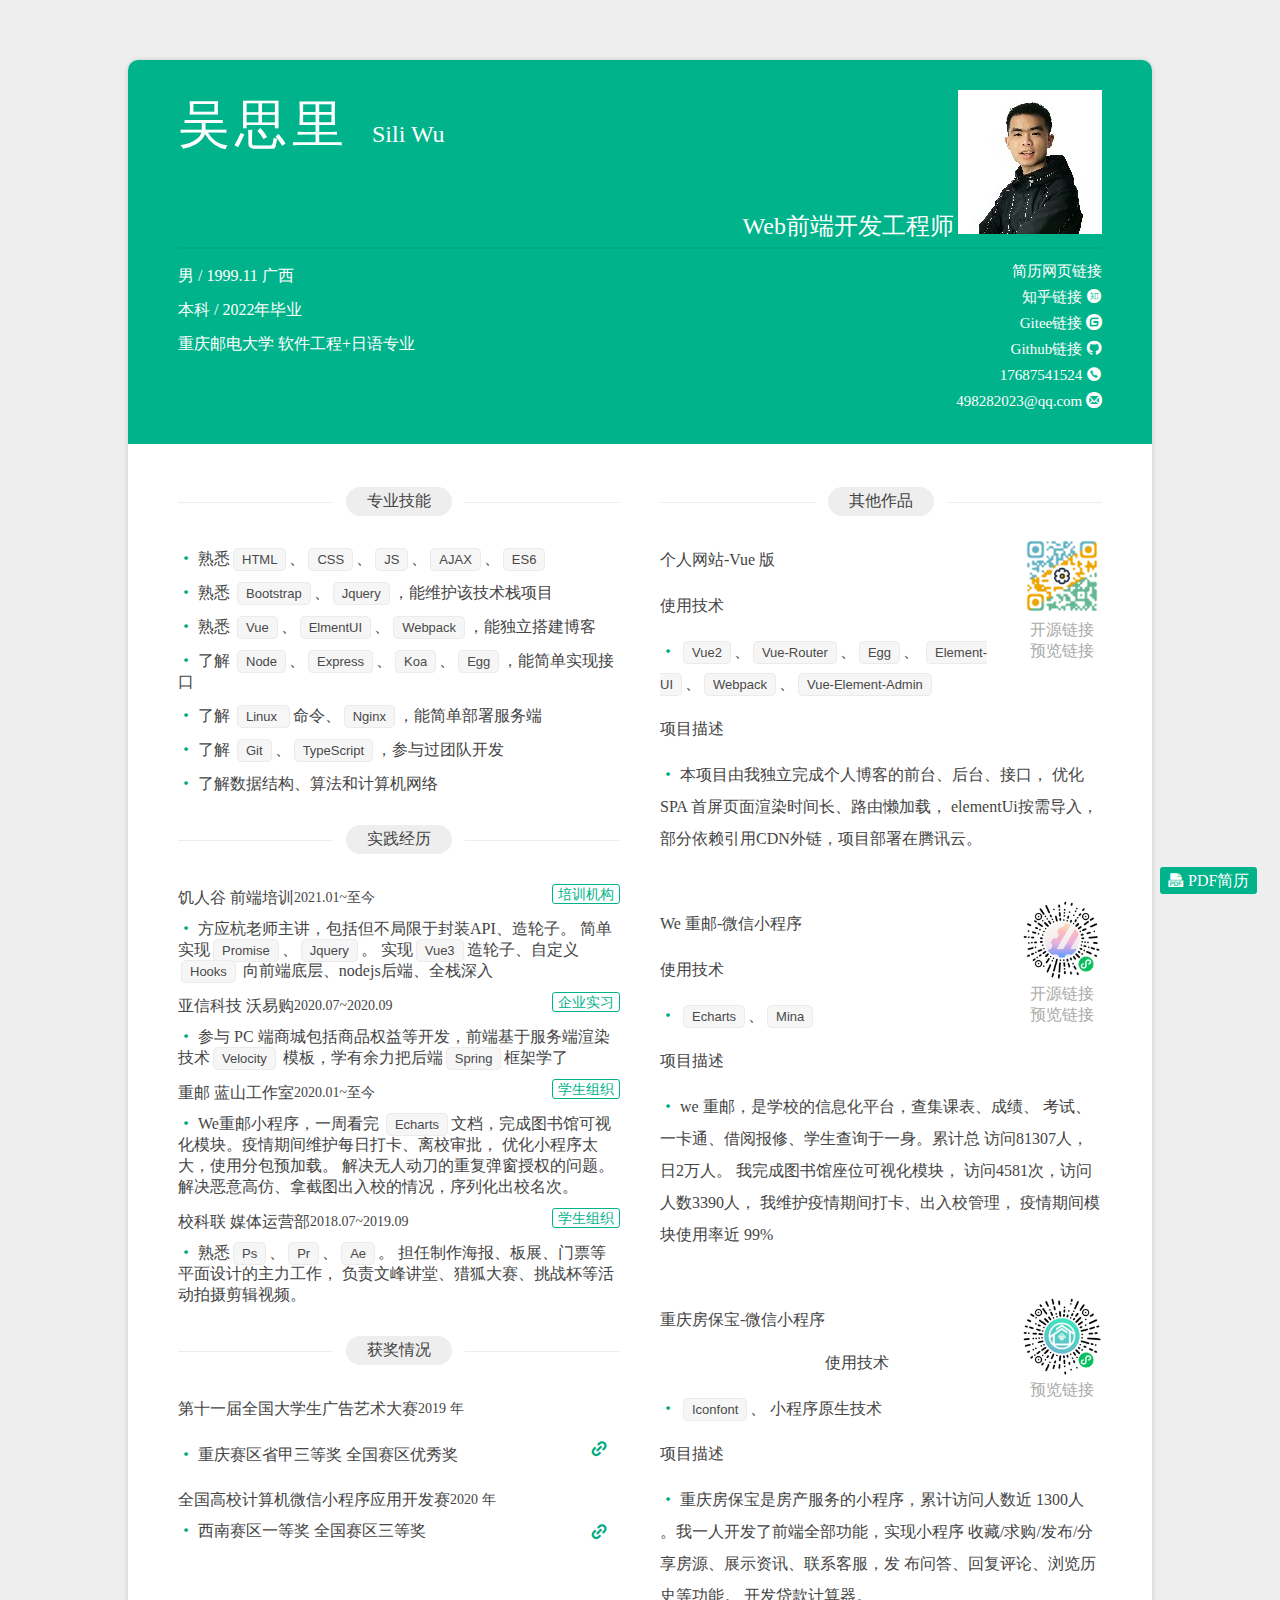
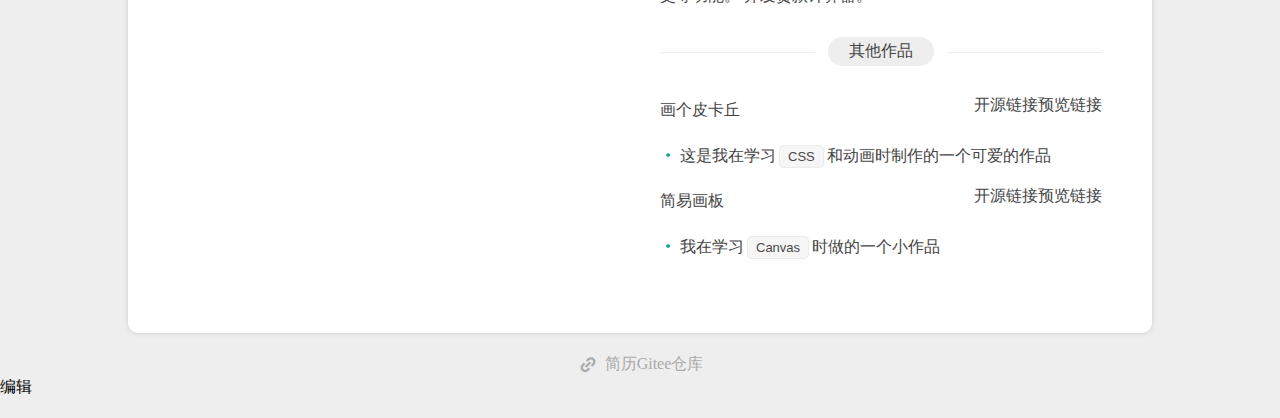
<file: src/index.html>
<!DOCTYPE html>
<html lang="en">

<head>
  <meta charset="UTF-8">
  <meta http-equiv="X-UA-Compatible" content="IE=edge">
  <meta name="viewport" content="width=device-width, initial-scale=1.0">
  <title>简历 | 吴思里 - Sili Wu</title>
  <link rel="stylesheet" href="index.css">
  <style media="print">
    body {
      padding: 0;
      background-color: #fff;
    }

    .content {
      border-radius: 0;
      box-shadow: none;
    }

    .github-footer {
      display: none;
    }

    .content .link {
      display: block;
    }
  </style>
</head>

<body>
  <div class="content">
    <header class="content-hd">
      <section class="title clearfix">
        <div class="name">
          <h1>
            吴思里
            <small>Sili Wu</small>
          </h1>
        </div>
        <div class="job">
          <h2>Web前端开发工程师</h2>
          <img class="avartor" src="./img/resume/card-avartor170.jpg" alt="">
        </div>
      </section>

      <div class="clearfix">
        <section class="info">
          <h2>男 / 1999.11 广西</h2>
          <h3>本科 / 2022年毕业</h3>

          <p>
            <a target="_blank"
              href="https://www.baidu.com/s?wd=%E9%87%8D%E5%BA%86%E9%82%AE%E7%94%B5%E5%A4%A7%E5%AD%A6&ie=UTF-8">
              重庆邮电大学
            </a>
            软件工程+日语专业
          </p>

        </section>

        <section class="contact">
          <ul>
            <li>
              <a class="link" href="https://wu-sili.gitee.io/resume/" target="_blank">简历网页链接</a>
            </li>
            <li>
              <a href="https://www.zhihu.com/people/wu-si-li-70" target="_blank">
                <span>知乎链接</span>
                <i class="iconfont icon-zhihu-circle-fill"></i>
              </a>
            </li>
            <li>
              <a href="https://gitee.com/wu-sili" target="_blank">
                <span>Gitee链接</span>
                <i class="iconfont icon-gitee-fill-round"></i>
              </a>
            </li>
            <li>
              <a href="https://github.com/wusili" target="_blank">
                <span>Github链接</span>
                <i class="iconfont icon-github"></i>
              </a>
            </li>
            <li>
              <a href="tel:17687541524">
                <span>17687541524</span>
                <i class="iconfont icon-phone_circle_fill"></i>
              </a>
            </li>
            <li>
              <a href="mailto:498282023@qq.com">
                <span>498282023@qq.com</span>
                <i class="iconfont icon-mail4"></i>
              </a>
            </li>

          </ul>
        </section>
      </div>
    </header>

    <div class="content-bd">
      <div class="content-left">
        <section id="skill">
          <header class="section-header">
            <span class="section-title-l"></span>
            <h2 class="section-title">专业技能</h2>
            <span class="section-title-r"></span>
          </header>

          <div class="section-body">
            <div class="item">
              <header class="item-hd clearfix">
                <h3 class="item-name"></h3>
              </header>
              <div class="item-bd">
                <p class="section-content">
                  <i class="iconfont icon-dot"></i>
                  熟悉<strong>HTML</strong>、<strong>CSS</strong>、<strong>JS</strong>、<strong>AJAX</strong>、<strong>ES6</strong>
                  <p />
              </div>
            </div>

            <div class="item">
              <header class="item-hd clearfix"></header>
              <div class="item-bd">
                <p class="section-content">
                  <i class="iconfont icon-dot"></i>
                  熟悉 <strong>Bootstrap</strong>、<strong>Jquery</strong>，能维护该技术栈项目
                </p>
              </div>
            </div>

            <div class="item">
              <header class="item-hd clearfix"></header>
              <div class="item-bd">
                <p class="section-content">
                  <i class="iconfont icon-dot"></i>
                  熟悉 <strong>Vue</strong>、<strong>ElmentUI</strong>、<strong>Webpack</strong>，能独立<em>搭建博客</em>
                </p>
              </div>
            </div>

            <div class="item">
              <header class="item-hd clearfix">
                <h3 class="item-name"></h3>
              </header>
              <div class="item-bd">
                <p class="section-content">
                  <i class="iconfont icon-dot"></i>
                  了解
                  <strong>Node</strong>、<strong>Express</strong>、<strong>Koa</strong>、<strong>Egg</strong>，能简单<em>实现接口</em>
                </p>
              </div>
            </div>

            <div class="item">
              <header class="item-hd clearfix">
                <h3 class="item-name"></h3>
              </header>
              <div class="item-bd">
                <p class="section-content">
                  <i class="iconfont icon-dot"></i>
                  了解 <strong>Linux </strong>命令、<strong>Nginx</strong>，能简单<em>部署服务端</em>
                </p>
              </div>
            </div>

            <div class="item">
              <header class="item-hd clearfix">
                <h3 class="item-name"></h3>
              </header>
              <div class="item-bd">
                <p class="section-content">
                  <i class="iconfont icon-dot"></i>
                  了解 <strong>Git</strong>、<strong>TypeScript</strong>，参与过<em>团队开发</em>
                </p>
              </div>
            </div>

            <div class="item">
              <header class="item-hd clearfix">
                <h3 class="item-name"></h3>
              </header>
              <div class="item-bd">
                <p class="section-content">
                  <i class="iconfont icon-dot"></i>
                  了解数据结构、算法和计算机网络
                </p>
              </div>
            </div>


          </div>

        </section>

        <section id="experience">
          <header class="section-header">
            <span class="section-title-l"></span>
            <h2 class="section-title">实践经历</h2>
            <span class="section-title-r"></span>
          </header>

          <div class="section-body">

            <div class="item">
              <header class="item-hd clearfix">
                <h3 class="item-name">饥人谷 前端培训</h3>
                <span class="item-time">2021.01~至今</span>
                <a class="btn item-more"
                  href="https://xiedaimala.com/courses/16644d89-6b17-4c2f-ac15-dabb994b7696/random/cb39dd6921#/common"
                  target="_blank" title="培训经历">
                  培训机构
                </a>
              </header>
              <main class="item-bd">
                <p class="section-content">
                  <i class="iconfont icon-dot"></i>
                  方应杭老师主讲，包括但不局限于<em>封装API、造轮子</em>。
                  简单实现<strong>Promise</strong>、<strong>Jquery</strong>。
                  实现<strong>Vue3</strong>造轮子、自定义<strong>Hooks</strong>
                  向前端底层、nodejs后端、全栈深入
                </p>
              </main>
            </div>
            <!-- <div class="item ">
              <header class="item-hd clearfix">
                <h3 class="item-name">WXG · 微信支付</h3>
                <span class="item-more">2019 - 至今</span>
              </header>
            </div> -->


            <div class="item">
              <header class="item-hd clearfix">
                <h3 class="item-name">亚信科技 沃易购</h3>
                <span class="item-time">2020.07~2020.09</span>
                <a class="btn item-more" href="https://www.asiainfo.com/zh_cn/index.html" target="_blank" title="实习经历">
                  企业实习
                </a>
              </header>
              <main class="item-bd">
                <p class="section-content">
                  <i class="iconfont icon-dot"></i>
                  参与 PC 端商城包括商品权益等开发，前端基于服务端渲染技术<strong>Velocity</strong> 模板，<em>学有余力</em>把后端<strong>Spring</strong>框架学了
                </p>
              </main>
            </div>

            <div class="item">
              <header class="item-hd clearfix">
                <h3 class="item-name">重邮 蓝山工作室</h3>
                <span class="item-time">2020.01~至今</span>
                <a class="btn item-more" href="https://github.com/lanshan-studio" target="_blank" title="在校经历">
                  学生组织
                </a>
              </header>
              <main class="item-bd">
                <p class="section-content">
                  <i class="iconfont icon-dot"></i>
                  We重邮小程序，<em>一周看完</em> <strong>Echarts</strong>文档，完成图书馆可视化模块。疫情期间维护每日打卡、离校审批，
                  优化小程序太大，使用分包预加载。
                  解决<em>无人动刀</em>的重复弹窗授权的问题。
                  解决<em>恶意高仿</em>、拿截图出入校的情况，序列化出校名次。
                </p>
              </main>
            </div>
            <div class="item">
              <header class="item-hd clearfix">
                <h3 class="item-name">校科联 媒体运营部</h3>
                <span class="item-time">2018.07~2019.09</span>
                <a class="btn item-more" href="https://weibo.com/cqxskjlhh?is_all=1" target="_blank" title="在校经历">
                  学生组织
                </a>
              </header>
              <main class="item-bd">
                <p class="section-content">
                  <i class="iconfont icon-dot"></i>
                  熟悉<strong>Ps</strong>、<strong>Pr</strong>、<strong>Ae</strong>。
                  担任制作海报、板展、门票等平面设计的<em>主力工作</em>，
                  负责文峰讲堂、猎狐大赛、挑战杯等活动拍摄剪辑视频。
                </p>
              </main>
            </div>
          </div>
        </section>

        <section id="award">
          <header class="section-header">
            <span class="section-title-l"></span>
            <h2 class="section-title">获奖情况</h2>
            <span class="section-title-r"></span>
          </header>

          <head class="section-body">
            <div class="item">
              <header class="item-hd clearfix">
                <h3 class="item-name">第十一届全国大学生广告艺术大赛</h3>
                <span class="item-time">2019 年</span>
              </header>
              <main class="item-hd clearfix">
                <p class="section-content">
                  <i class="iconfont icon-dot"></i>
                  重庆赛区省甲三等奖 全国赛区优秀奖
                  <a class="item-more"
                    href="https://mp.weixin.qq.com/s?__biz=MzUxNDk4NTc4NQ==&mid=2247483721&idx=1&sn=2e8c5c137a3325b6600afed107e29003&chksm=f9bcdb1fcecb5209180cd4df8151b0612f709b13e65ab912161cccde7f3683b88bb33a99442a&token=1744940127&lang=zh_CN#rd"
                    target="_blank" title="获奖证书">
                    <i class="iconfont icon-link"></i>
                  </a>
                </p>
              </main>
            </div>

            <div class="item">
              <header class="item-hd clearfix">
                <h3 class="item-name">全国高校计算机微信小程序应用开发赛</h3>
                <span class="item-time">2020 年</span>
              </header>
              <main class="item-bd clearfix">
                <p class="section-content">
                  <i class="iconfont icon-dot"></i>
                  西南赛区一等奖 全国赛区三等奖
                  <a class="item-more"
                    href="http://photogz.photo.store.qq.com/psc?/1a5799a8-1110-4839-a6b4-c52e512c70fc/bqQfVz5yrrGYSXMvKr.cqWaiuNHyRuTcjqTJ.tEVNAUEJPxFU1UPiC9wYBgmgQKRpfoFQpDuYo0XfBXciWHLGSjF9JBwzvmuIYYYsK8Tctk!/b&bo=QAbXCEAG1wgRECc!&rf=viewer_311"
                    target="_blank" title="获奖证书">
                    <i class="iconfont icon-link"></i>
                  </a>
                </p>
              </main>
            </div>
          </head>
        </section>
      </div>

      <div class="content-right">
        <section id="works">
          <header class="section-header">
            <span class="section-title-l"></span>
            <h2 class="section-title">其他作品</h2>
            <span class="section-title-r"></span>
          </header>

          <main class="section-body">
            <div class="works-item">
              <div class="item item-qr clearfix">
                <div class="item-qr-hd">
                  <h3 class="item-name">
                    个人网站-Vue 版
                  </h3>
                </div>
                <div class="item-qr-code">
                  <img src="img/resume/dasabi.png" alt="">
                  <a class="qr-link" target="_blank" href="https://gitee.com/wu-sili/vue_shop">开源链接</a>
                  <a class="qr-link" target="_blank" href="http://dasabi999.top">预览链接</a>
                </div>
              </div>
              <div class="item ">
                <header class="item-hd clearfix">
                  <h4 class="item-name">使用技术</h4>
                </header>
                <div class="item-hd clearfix">
                  <p class="section-content">
                    <i class="iconfont icon-dot"></i>
                    <strong>Vue2</strong>、<strong>Vue-Router</strong>、<strong>Egg</strong>、
                    <strong>Element-UI</strong>、<strong>Webpack</strong>、<strong>Vue-Element-Admin</strong>
                  </p>
                </div>
              </div>
              <div class="item ">
                <header class="item-hd clearfix">
                  <h4 class="item-name">项目描述</h4>
                </header>
                <div class="item-hd clearfix">
                  <p class="section-content">
                    <i class="iconfont icon-dot"></i>
                    本项目由我<em>独立完成</em>个人博客的<em>前台、后台、接口</em>，
                    优化 SPA 首屏页面渲染时间长、路由懒加载，
                    elementUi按需导入，部分依赖引用CDN外链，项目部署在腾讯云。
                  </p>
                </div>
              </div>
            </div>

            <div class="works-item">
              <div class="item item-qr clearfix">
                <div class="item-qr-hd">
                  <h3 class="item-name">
                    We 重邮-微信小程序
                  </h3>
                </div>
                <div class="item-qr-code">
                  <img src="img/resume/wecy.jpg" alt="">
                  <a class="qr-link" target="_blank" href="https://github.com/lanshan-studio/wecqupt">开源链接</a>
                  <a class="qr-link" target="_blank" href="https://we.cqupt.edu.cn/">预览链接</a>
                </div>
              </div>
              <div class="item ">
                <header class="item-hd clearfix">
                  <h4 class="item-name">使用技术</h4>
                </header>
                <div class="item-hd clearfix">
                  <p class="section-content">
                    <i class="iconfont icon-dot"></i>
                    <strong>Echarts</strong>、<strong>Mina</strong>
                  </p>
                </div>
              </div>
              <div class="item ">
                <header class="item-hd clearfix">
                  <h4 class="item-name">项目描述</h4>
                </header>
                <div class="item-hd clearfix">
                  <p class="section-content">
                    <i class="iconfont icon-dot"></i>
                    we 重邮，是学校的信息化平台，查集课表、成绩、
                    考试、一卡通、借阅报修、学生查询于一身。累计总
                    访问<em>81307人</em>，日<em>2万人</em>。
                    我完成图书馆座位可视化模块，
                    访问<em>4581次</em>，访问人数<em>3390人</em>，
                    我维护疫情期间打卡、出入校管理，
                    疫情期间模块使用率近 <em>99%</em>
                  </p>
                </div>
              </div>
            </div>

            <div class="works-item">
              <div class="item item-qr clearfix">
                <div class="item-qr-hd">
                  <h3 class="item-name">
                    重庆房保宝-微信小程序
                  </h3>
                </div>
                <div class="item-qr-code">
                  <img src="img/resume/cqfbb.jpg" alt="">
                  <a class="qr-link" target="_blank" href="https://fangbaobao.online/">预览链接</a>
                  <a class="qr-link" target="_blank" href="https://fangbaobao.online/">&nbsp;</a>
                </div>
              </div>
              <div class="item ">
                <header class="item-hd clearfix">
                  <h4 class="item-name">使用技术</h4>
                </header>
                <div class="item-hd clearfix">
                  <p class="section-content">
                    <i class="iconfont icon-dot"></i>
                    <strong>Iconfont</strong>、
                    小程序原生技术
                  </p>
                </div>
              </div>
              <div class="item">
                <header class="item-hd clearfix">
                  <h4 class="item-name">项目描述</h4>
                </header>
                <div class="item-hd clearfix">
                  <p class="section-content">
                    <i class="iconfont icon-dot"></i>
                    重庆房保宝是房产服务的小程序，累计访问人数近
                    <em>1300人</em> 。我一人开发了前端全部功能，实现小程序
                    收藏/求购/发布/分享房源、展示资讯、联系客服，发
                    布问答、回复评论、浏览历史等功能。
                    开发贷款计算器。
                  </p>
                </div>
              </div>
            </div>
          </main>

          <section id="demo">
            <header class="section-header">
              <span class="section-title-l"></span>
              <h2 class="section-title">其他作品</h2>
              <span class="section-title-r"></span>
            </header>
          </section>

          <main class="section-body">
            <div class="item">
              <header class="item-hd clearfix">
                <h4 class="item-name">画个皮卡丘</h4>
                <a class="item-more" href="http://wu-sili.gitee.io/make-a-pikacu" target="_blank">预览链接</a>
                <a class="item-more" href="https://gitee.com/wu-sili/make-a-pikacu" target="_blank">开源链接</a>
              </header>
              <div class="item-hd clearfix">
                <p class="section-content">
                  <i class="iconfont icon-dot"></i>
                  这是我在学习<strong>CSS</strong>和动画时制作的一个可爱的作品
                </p>
              </div>
            </div>

            <div class="item">
              <header class="item-hd clearfix">
                <h4 class="item-name">简易画板</h4>
                <a class="item-more" href="http://wu-sili.gitee.io/canvas-demo/" target="_blank">预览链接</a>
                <a class="item-more" href="https://gitee.com/wu-sili/canvas-demo" target="_blank">开源链接</a>
              </header>
              <div class="item-hd clearfix">
                <p class="section-content">
                  <i class="iconfont icon-dot"></i>
                  我在学习<strong>Canvas</strong>时做的一个小作品
                </p>
              </div>
            </div>

          </main>

        </section>



      </div>
    </div>
  </div>
  <footer class="github-footer">
    <a class="footer-link" href="https://gitee.com/wu-sili/resume" target="_blank">
      <i class="iconfont icon-link"></i>
      简历Gitee仓库
    </a>
  </footer>
  <div class="btn_wrap">
    <a class="pdf btn2" href="resume.pdf">
      <i class="iconfont icon-pdf"></i>
      PDF简历
    </a>
    <span class="edit btn2">编辑</span>
  </div>
  <script src="index.js"></script>
</body>

</html>
</file>
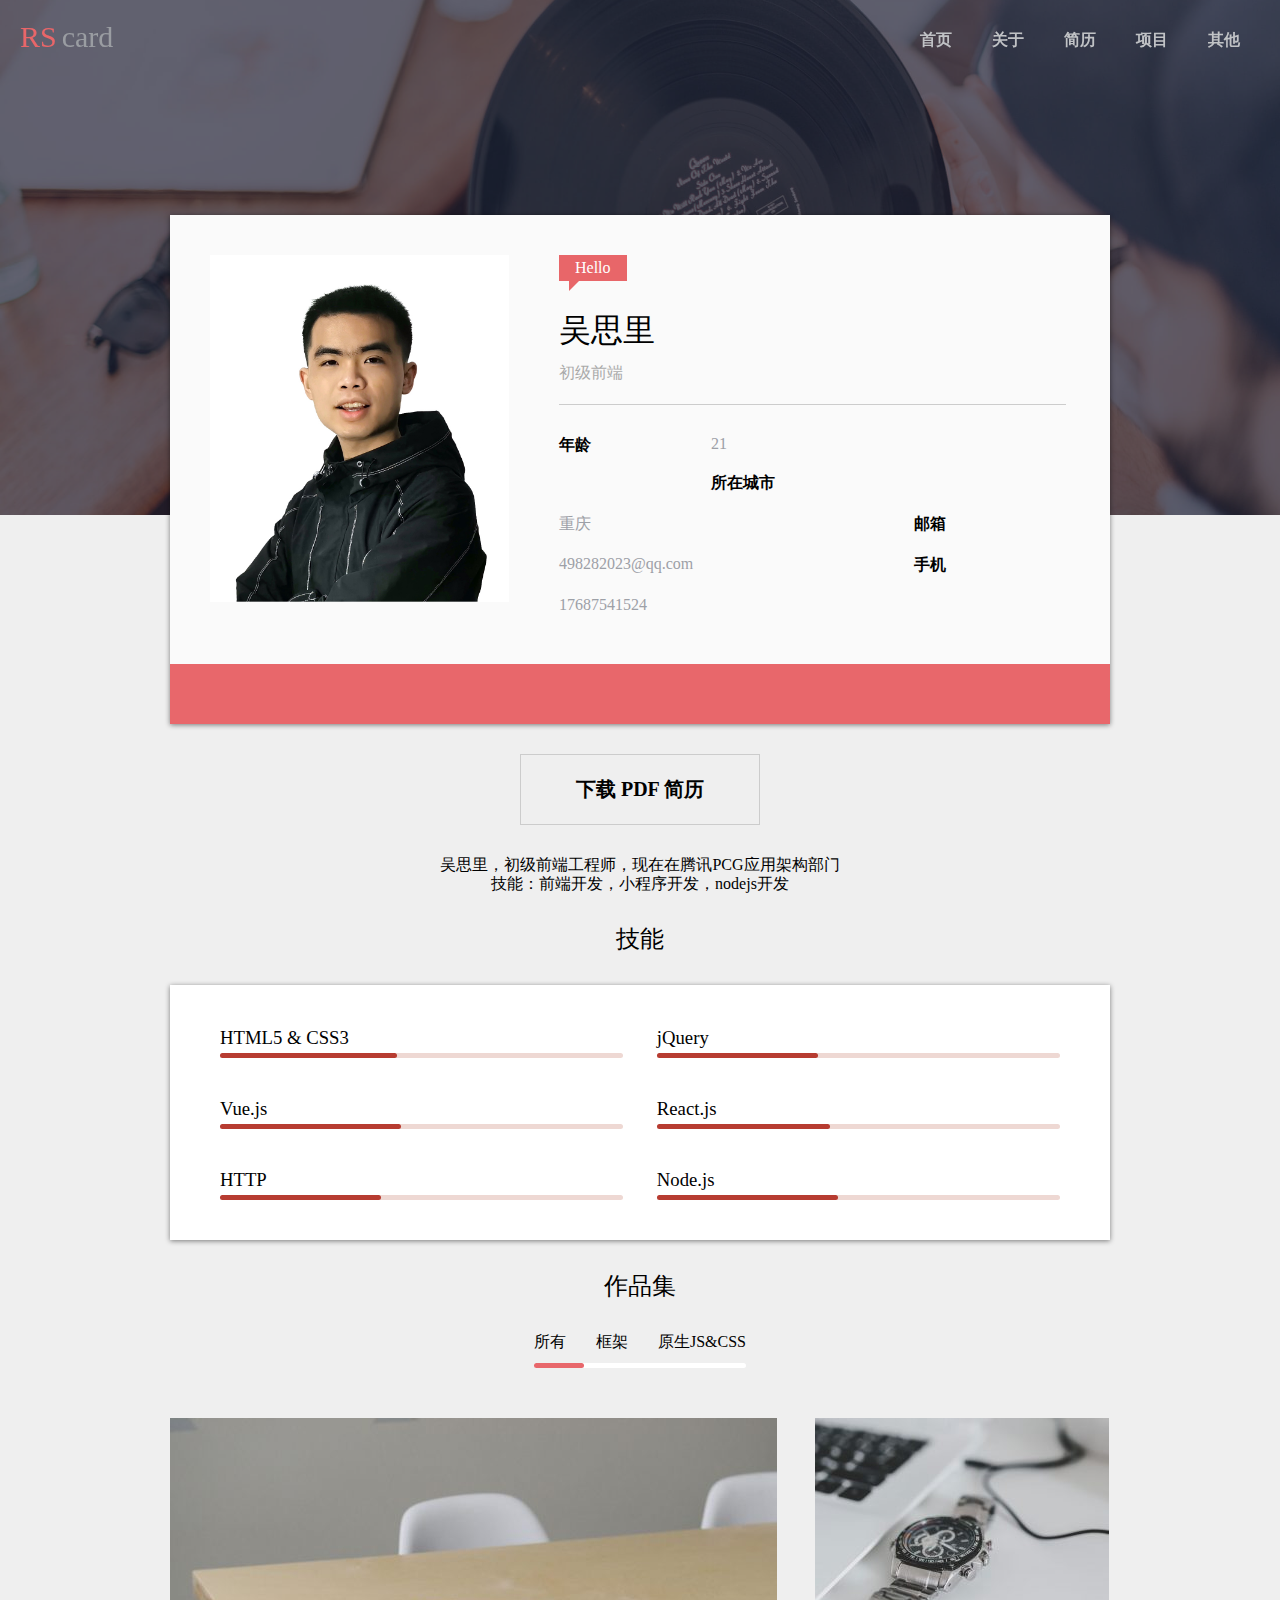
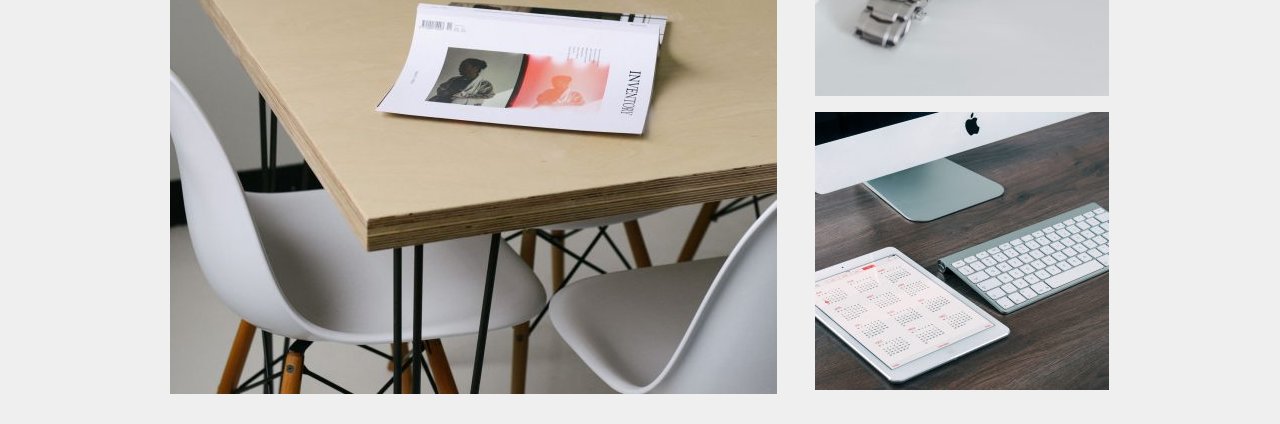
<file: src/index/index.html>
<!DOCTYPE html>
<html lang="en">

<head>
  <meta charset="UTF-8">
  <meta name="viewport" content="width=device-width, initial-scale=1.0">
  <title>吴思里的个人简历</title>
  <link rel="stylesheet" href="./index.css">
  <script src="//at.alicdn.com/t/font_2367035_rmi4nxz12a.js"></script>
  <style type="text/css">
    .icon {
      width: 1em;
      height: 1em;
      vertical-align: -0.15em;
      fill: currentColor;
      overflow: hidden;
    }
  </style>
</head>

<body>

  <nav class="clearfix">
    <a href="#" class="logo">
      <span class="rs">RS</span><span>card</span>
    </a>
    <ul class="clearfix">
      <li><a href="#">首页</a></li>
      <li><a href="#">关于</a></li>
      <li><a href="#">简历</a></li>
      <li><a href="#">项目</a></li>
      <li><a href="#">其他</a></li>
    </ul>
  </nav>
  <div class="banner" style="background-image: url(../../img/index/rs-cover-2-2-1-1.jpg);">
    <div class="mask"></div>
  </div>
  <main>
    <div class="userCard">
      <div class="pictureAndText clearfix">
        <div class="picture">
          <img src="../../img/index/card-avartor.jpg" alt="头像">
        </div>
        <div class="text">
          <span class="welcome">
            Hello
            <span class="triangle"></span>
          </span>
          <h1>吴思里</h1>
          <p>初级前端</p>
          <hr>
          <dl>
            <dt>年龄</dt>
            <dd>21</dd>
            <dt>所在城市</dt>
            <dd>重庆</dd>
            <dt>邮箱</dt>
            <dd>498282023@qq.com</dd>
            <dt>手机</dt>
            <dd>17687541524</dd>
          </dl>
        </div>
      </div>
      <footer class="media">
        <a href="#">
          <svg class="icon" aria-hidden="true">
            <use xlink:href="#icon-github"></use>
          </svg>
        </a>
        <a href="#">
          <svg class="icon" aria-hidden="true">
            <use xlink:href="#icon-weibo"></use>
          </svg>
        </a>
        <a href="#">
          <svg class="icon" aria-hidden="true">
            <use xlink:href="#icon-twitter-fill"></use>
          </svg>
        </a>
        <a href="#">
          <svg class="icon" aria-hidden="true">
            <use xlink:href="#icon-jianshu"></use>
          </svg>
        </a>
      </footer>
    </div>
    <p class="downloadResume_container">
      <a class="downloadResume" href="./resume.pdf" target="_blank" download="">下载 PDF 简历</a>
    </p>
    <p class="selfIntrodution">
      吴思里，初级前端工程师，现在在腾讯PCG应用架构部门
      <br>技能：前端开发，小程序开发，nodejs开发
    </p>
  </main>
  <section class="skill">
    <h2>技能</h2>
    <ol class="clearfix">
      <li>
        <h3>HTML5 & CSS3</h3>
        <div class="progressBar">
          <div class="progress" style="width: 44%;"></div>
        </div>
      </li>
      <li>
        <h3>jQuery</h3>
        <div class="progressBar">
          <div class="progress" style="width: 40%;"></div>
        </div>
      </li>
      <li>
        <h3>Vue.js</h3>
        <div class="progressBar">
          <div class="progress" style="width: 45%;"></div>
        </div>
      </li>
      <li>
        <h3>React.js</h3>
        <div class="progressBar">
          <div class="progress" style="width: 43%;"></div>
        </div>
      </li>

      <li>
        <h3>HTTP</h3>
        <div class="progressBar">
          <div class="progress" style="width: 40%;"></div>
        </div>
      </li>
      <li>
        <h3>Node.js</h3>
        <div class="progressBar">
          <div class="progress" style="width: 45%;"></div>
        </div>
      </li>

    </ol>
  </section>
  <section class="porfolio">
    <h2>作品集</h2>
    <nav>
      <ol class="clearfix">
        <li id="portfolioAll">所有</li>
        <li id="portfolioFramework">框架</li>
        <li id="portfolioVallina">原生JS&CSS</li>
      </ol>
      <div id="portfolioBar" class="bar state-1">
        <div class="bar-inner"></div>
      </div>
    </nav>

    <script>
      portfolioAll.onclick=function(){
        portfolioBar.className="bar state-1"
      }
      portfolioFramework.onclick=function(){
        portfolioBar.className="bar state-2"
      }
      portfolioVallina.onclick=function(){
        portfolioBar.className="bar state-3"
      }
    </script>

    <div class="works" style="height: 576px;">
      <div class="big" style="top: 0;left: 0;">
        <img src="../../../img/index/1.jpg" alt="作品1">
      </div>
      <div class="small" style="top: 0;left: 645px;">
        <img src="../../../img/index/2.jpg" alt="作品2">
      </div>
      <div class="small" style="top: 294px;left: 645px;">
        <img src="../../../img/index/3.jpg" alt="作品3">
      </div>
    </div>

  </section>
</body>

</html>
</file>
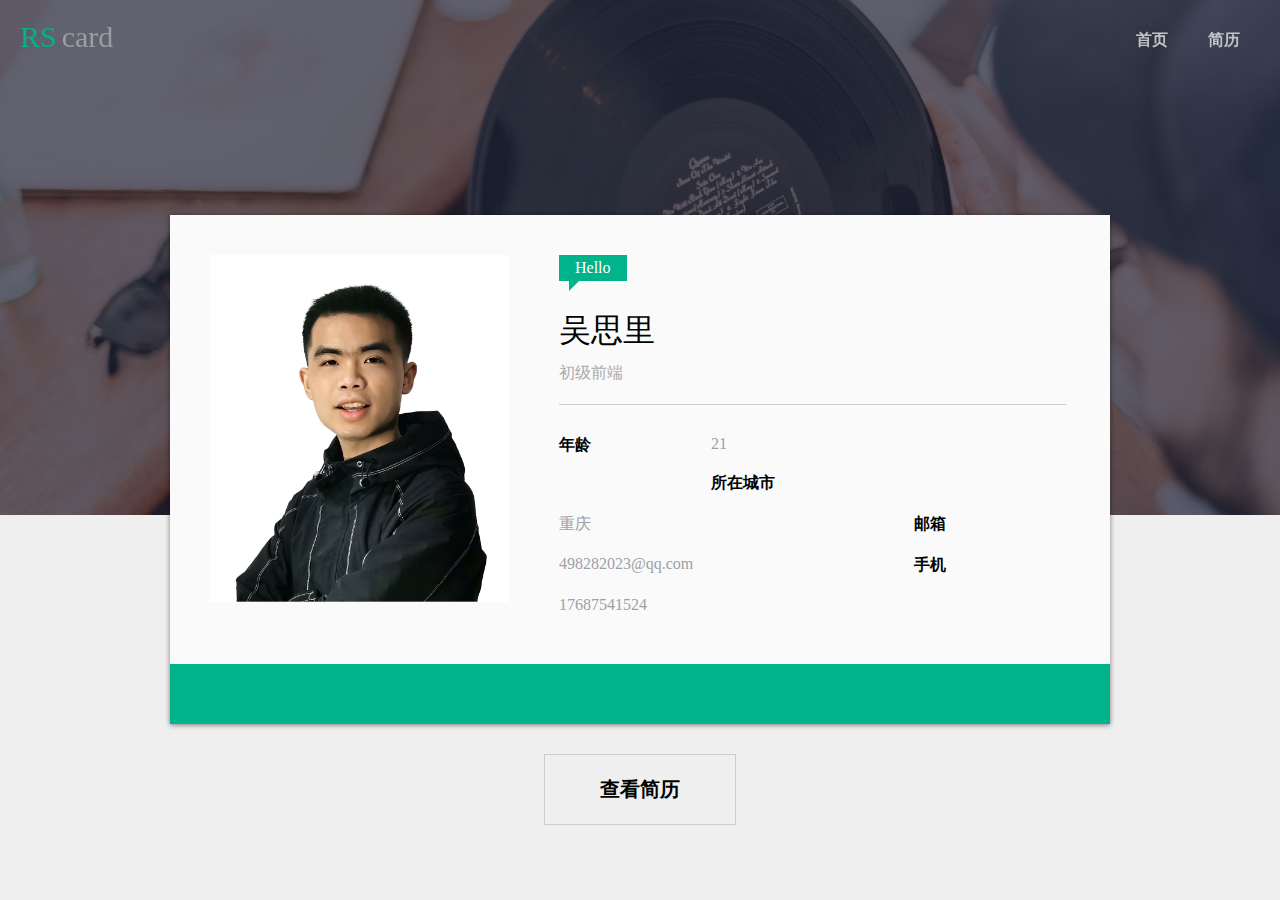
<file: src/temp.html>
<!DOCTYPE html>
<html lang="en">

<head>
  <meta charset="UTF-8">
  <meta name="viewport" content="width=device-width, initial-scale=1.0">
  <title>吴思里的个人简历</title>
  <link rel="stylesheet" href="./temp.css">
  <script src="//at.alicdn.com/t/font_2367035_rmi4nxz12a.js"></script>
  <style type="text/css">
    .icon {
      width: 1em;
      height: 1em;
      vertical-align: -0.15em;
      fill: currentColor;
      overflow: hidden;
    }
  </style>
</head>

<body>

  <nav class="clearfix">
    <a href="#" class="logo">
      <span class="rs">RS</span><span>card</span>
    </a>
    <ul class="clearfix">
      <li><a href="#">首页</a></li>
      <li><a href="#">简历</a></li>
    </ul>
  </nav>
  <div class="banner" style="background-image: url(img/index/rs-cover-2-2-1-1.jpg);">
    <div class="mask"></div>
  </div>
  <main>
    <div class="userCard">
      <div class="pictureAndText clearfix">
        <div class="picture">
          <img src="img/index/card-avartor.jpg" alt="头像">
        </div>
        <div class="text">
          <span class="welcome">
            Hello
            <span class="triangle"></span>
          </span>
          <h1>吴思里</h1>
          <p>初级前端</p>
          <hr>
          <dl>
            <dt>年龄</dt>
            <dd>21</dd>
            <dt>所在城市</dt>
            <dd>重庆</dd>
            <dt>邮箱</dt>
            <dd>498282023@qq.com</dd>
            <dt>手机</dt>
            <dd>17687541524</dd>
          </dl>
        </div>
      </div>
      <footer class="media">
        <a href="#">
          <svg class="icon" aria-hidden="true">
            <use xlink:href="#icon-github"></use>
          </svg>
        </a>
        <a href="#">
          <svg class="icon" aria-hidden="true">
            <use xlink:href="#icon-weibo"></use>
          </svg>
        </a>
        <a href="#">
          <svg class="icon" aria-hidden="true">
            <use xlink:href="#icon-twitter-fill"></use>
          </svg>
        </a>
        <a href="#">
          <svg class="icon" aria-hidden="true">
            <use xlink:href="#icon-jianshu"></use>
          </svg>
        </a>
      </footer>
    </div>
    <p class="downloadResume_container">
      <a class="downloadResume" href="resume/resume.pdf" target="_blank" download="">查看简历</a>
    </p>
  </main>
 
  </section>
</body>

</html>
</file>
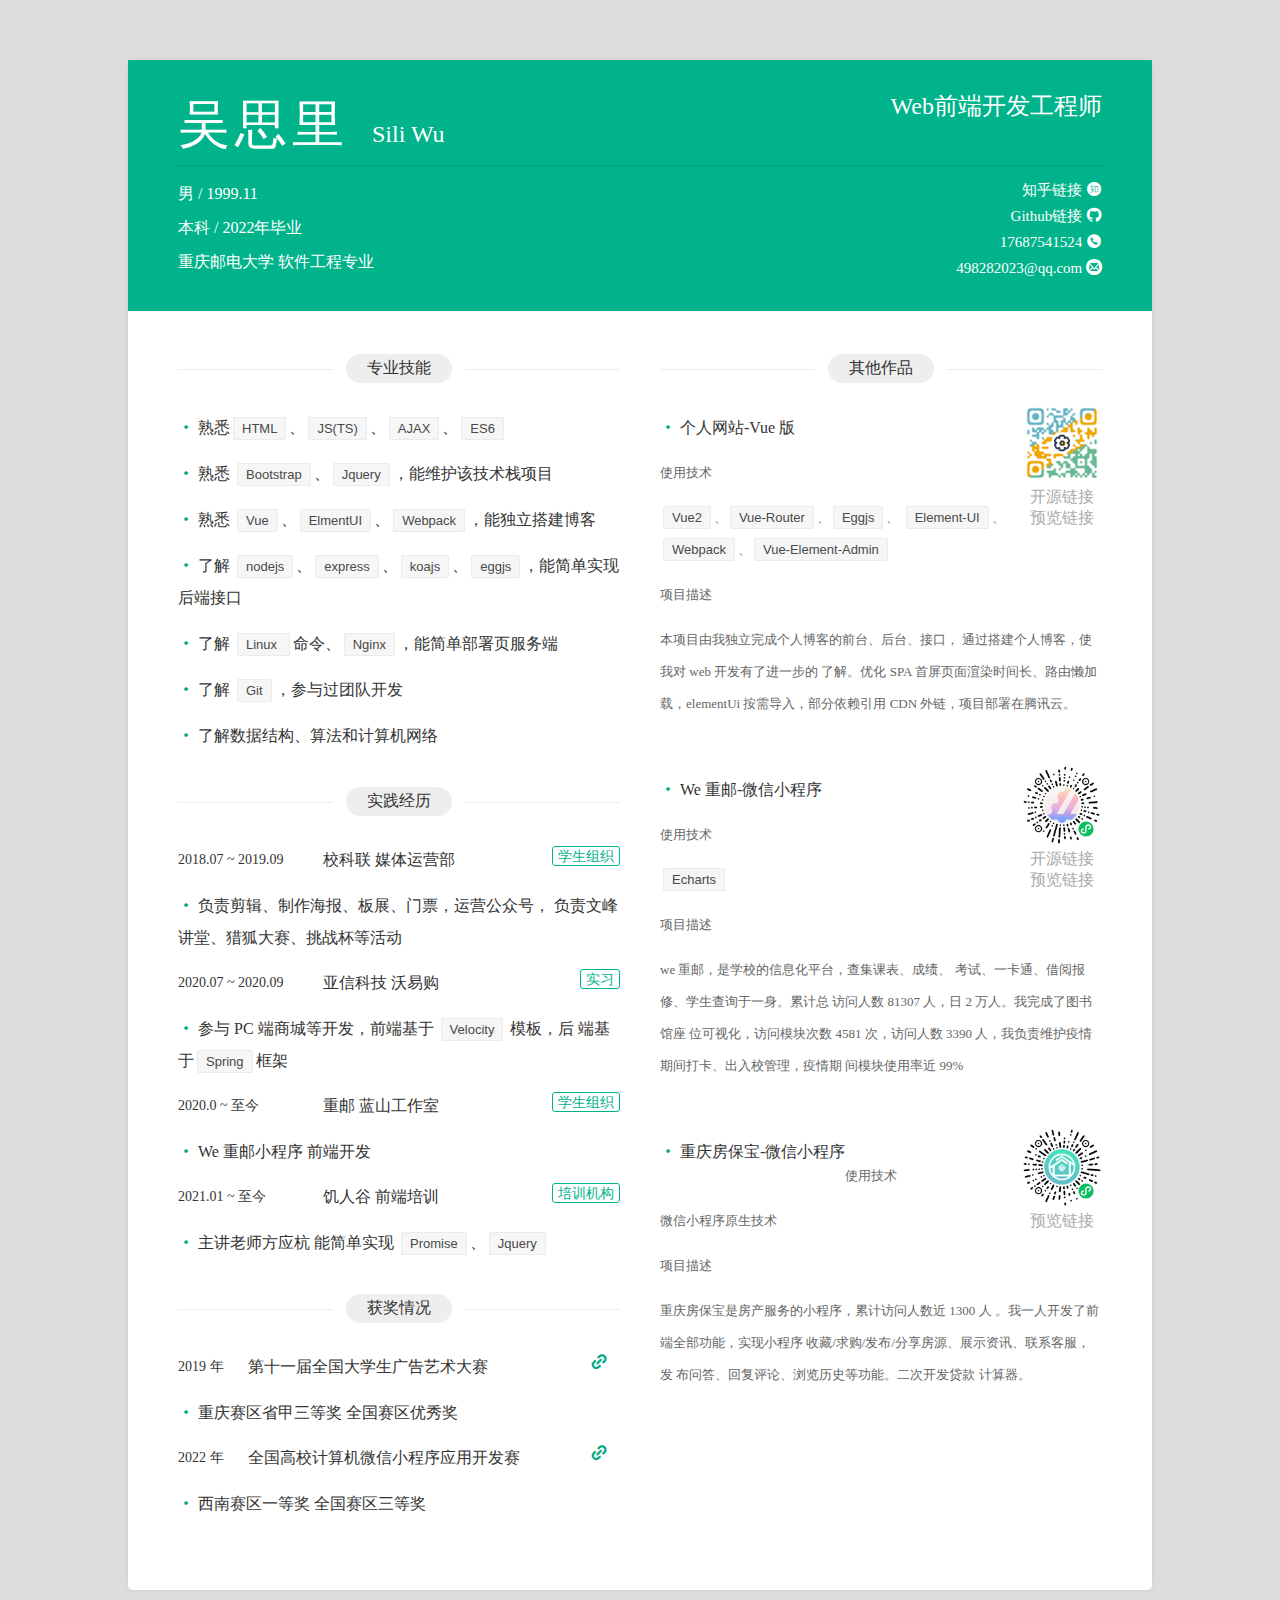
<file: src/resume/resume.html>
<!DOCTYPE html>
<html lang="en">

<head>
  <meta charset="UTF-8">
  <meta http-equiv="X-UA-Compatible" content="IE=edge">
  <meta name="viewport" content="width=device-width, initial-scale=1.0">
  <title>简历|吴思里 - Sili Wu</title>
  <link rel="stylesheet" href="resume.css">
</head>

<body>
  <div class="content">
    <header class="content-hd">
      <section class="title clearfix">
        <div class="name">
          <h1>
            吴思里
            <small>Sili Wu</small>
          </h1>
        </div>
        <div class="job">
          <h2>Web前端开发工程师</h2>
        </div>
      </section>

      <div class="clearfix">
        <section class="info">
          <h2>男 / 1999.11</h2>
          <h3>本科 / 2022年毕业</h3>
          <p>重庆邮电大学 软件工程专业</p>
        </section>

        <section class="contact">
          <ul>

            <li>
              <a href="https://www.zhihu.com/people/wu-si-li-70" target="_blank">
                <span>知乎链接</span>
                <i class="iconfont icon-zhihu-circle-fill"></i>
              </a>
            </li>
            <li>
              <a href="https://github.com/wusili" target="_blank">
                <span>Github链接</span>
                <i class="iconfont icon-github"></i>
              </a>
            </li>
            <li>
              <a href="tel:17687541524">
                <span>17687541524</span>
                <i class="iconfont icon-phone_circle_fill"></i>
              </a>
            </li>
            <li>
              <a href="mailto:498282023@qq.com">
                <span>498282023@qq.com</span>
                <i class="iconfont icon-mail4"></i>
              </a>
            </li>
          </ul>
        </section>
      </div>
    </header>

    <div class="content-bd">
      <div class="content-left">
        <section id="skill">
          <header class="section-header">
            <span class="section-title-l"></span>
            <h2 class="section-title">专业技能</h2>
            <span class="section-title-r"></span>
          </header>

          <div class="section-body">
            <div class="item">
              <header class="item-hd">
                <h3 class="item-name">
                  <i class="iconfont icon-dot"></i>
                  熟悉<strong>HTML</strong>、<strong>JS(TS)</strong>、<strong>AJAX</strong>、<strong>ES6</strong>
                </h3>
              </header>
              <div class="item-bd">
                <p class="section-content"></p>
              </div>
            </div>

            <div class="item">
              <header class="item-hd">
                <h3 class="item-name">
                  <i class="iconfont icon-dot"></i>
                  熟悉 <strong>Bootstrap</strong>、<strong>Jquery</strong>，能维护该技术栈项目
                </h3>
              </header>
              <div class="item-bd">
                <p class="section-content"></p>
              </div>
            </div>

            <div class="item">
              <header class="item-hd">
                <h3 class="item-name">
                  <i class="iconfont icon-dot"></i>
                  熟悉 <strong>Vue</strong>、<strong>ElmentUI</strong>、<strong>Webpack</strong>，能独立搭建博客
                </h3>
              </header>
              <div class="item-bd">
                <p class="section-content"></p>
              </div>
            </div>

            <div class="item">
              <header class="item-hd">
                <h3 class="item-name">
                  <i class="iconfont icon-dot"></i>
                  了解
                  <strong>nodejs</strong>、<strong>express</strong>、<strong>koajs</strong>、<strong>eggjs</strong>，能简单实现后端接口
                </h3>
              </header>
              <div class="item-bd">
                <p class="section-content"></p>
              </div>
            </div>

            <div class="item">
              <header class="item-hd">
                <h3 class="item-name">
                  <i class="iconfont icon-dot"></i>
                  了解 <strong>Linux </strong>命令、<strong>Nginx</strong>，能简单部署页服务端
                </h3>
              </header>
              <div class="item-bd">
                <p class="section-content"></p>
              </div>
            </div>

            <div class="item">
              <header class="item-hd">
                <h3 class="item-name">
                  <i class="iconfont icon-dot"></i>
                  了解 <strong>Git</strong>，参与过团队开发
                </h3>
              </header>
              <div class="item-bd">
                <p class="section-content"></p>
              </div>
            </div>

            <div class="item">
              <header class="item-hd">
                <h3 class="item-name">
                  <i class="iconfont icon-dot"></i>
                  了解数据结构、算法和计算机网络
                </h3>
              </header>
              <div class="item-bd">
                <p class="section-content"></p>
              </div>
            </div>

          </div>

        </section>

        <section id="experience">
          <header class="section-header">
            <span class="section-title-l"></span>
            <h2 class="section-title">实践经历</h2>
            <span class="section-title-r"></span>
          </header>

          <div class="section-body">
            <div class="item item-main">
              <header class="item-hd">
                <span class="item-time">2018.07 ~ 2019.09</span>
                <a class="btn item-more" href="https://weibo.com/cqxskjlhh?is_all=1" target="_blank" title="在校经历">
                  学生组织
                </a>
                <h3 class="item-name">校科联 媒体运营部</h3>
              </header>
            </div>
            <!-- <div class="item item-stage">
              <header class="item-hd">
                <h3 class="item-name">WXG · 微信支付</h3>
                <span class="item-more">2019 - 至今</span>
              </header>
            </div> -->
            <div class="item">
              <header class="item-hd">
                <h3 class="item-name">
                  <i class="iconfont icon-dot"></i>
                  负责剪辑、制作海报、板展、门票，运营公众号，
                  负责文峰讲堂、猎狐大赛、挑战杯等活动
                </h3>
              </header>
              <div class="item-bd">
                <p class="section-content"></p>
              </div>
            </div>

            <div class="item item-main">
              <header class="item-hd">
                <span class="item-time">2020.07 ~ 2020.09</span>
                <a class="btn item-more" href="https://weibo.com/cqxskjlhh?is_all=1" target="_blank" title="实习经历">
                  实习
                </a>
                <h3 class="item-name">亚信科技 沃易购</h3>
              </header>
            </div>
            <div class="item">
              <header class="item-hd">
                <h3 class="item-name">
                  <i class="iconfont icon-dot"></i>
                  参与 PC 端商城等开发，前端基于 <strong>Velocity</strong> 模板，后
                  端基于<strong>Spring</strong>框架
                </h3>
              </header>
              <div class="item-bd">
                <p class="section-content"></p>
              </div>
            </div>

            <div class="item item-main">
              <header class="item-hd">
                <span class="item-time">2020.0 ~ 至今</span>
                <a class="btn item-more" href="https://weibo.com/cqxskjlhh?is_all=1" target="_blank" title="在校经历">
                  学生组织
                </a>
                <h3 class="item-name">重邮 蓝山工作室</h3>
              </header>
            </div>
            <div class="item">
              <header class="item-hd">
                <h3 class="item-name">
                  <i class="iconfont icon-dot"></i>
                  We 重邮小程序 前端开发
                </h3>
              </header>
              <div class="item-bd">
                <p class="section-content"></p>
              </div>
            </div>

            <div class="item item-main">
              <header class="item-hd">
                <span class="item-time">2021.01 ~ 至今</span>
                <a class="btn item-more"
                  href="https://xiedaimala.com/courses/16644d89-6b17-4c2f-ac15-dabb994b7696/random/cb39dd6921#/common"
                  target="_blank" title="培训经历">
                  培训机构
                </a>
                <h3 class="item-name">饥人谷 前端培训</h3>
              </header>
            </div>
            <div class="item">
              <header class="item-hd">
                <h3 class="item-name">
                  <i class="iconfont icon-dot"></i>
                  主讲老师方应杭
                  能简单实现 <strong>Promise</strong>、<strong>Jquery</strong>
                </h3>
              </header>
            </div>

          </div>
        </section>

        <section id="award">
          <header class="section-header">
            <span class="section-title-l"></span>
            <h2 class="section-title">获奖情况</h2>
            <span class="section-title-r"></span>
          </header>

          <head class="section-body">
            <div class="item item-main">
              <header class="item-hd">
                <span class="item-time">2019 年</span>
                <a class="item-more"
                  href="https://mp.weixin.qq.com/s?__biz=MzUxNDk4NTc4NQ==&mid=2247483721&idx=1&sn=2e8c5c137a3325b6600afed107e29003&chksm=f9bcdb1fcecb5209180cd4df8151b0612f709b13e65ab912161cccde7f3683b88bb33a99442a&token=1744940127&lang=zh_CN#rd"
                  target="_blank" title="获奖证书">
                  <i class="iconfont icon-link"></i>
                </a>
                <h3 class="item-name">第十一届全国大学生广告艺术大赛</h3>
              </header>
              <div class="item">
                <header class="item-hd">
                  <h3 class="item-name">
                    <i class="iconfont icon-dot"></i>
                    重庆赛区省甲三等奖 全国赛区优秀奖
                  </h3>
                </header>
              </div>
            </div>

            <div class="item item-main">
              <header class="item-hd">
                <span class="item-time">2022 年</span>
                <a class="item-more"
                  href="http://photogz.photo.store.qq.com/psc?/1a5799a8-1110-4839-a6b4-c52e512c70fc/bqQfVz5yrrGYSXMvKr.cqWaiuNHyRuTcjqTJ.tEVNAUEJPxFU1UPiC9wYBgmgQKRpfoFQpDuYo0XfBXciWHLGSjF9JBwzvmuIYYYsK8Tctk!/b&bo=QAbXCEAG1wgRECc!&rf=viewer_311"
                  target="_blank" title="获奖证书">
                  <i class="iconfont icon-link"></i>
                </a>
                <h3 class="item-name">全国高校计算机微信小程序应用开发赛</h3>
              </header>
              <div class="item">
                <header class="item-hd">
                  <h3 class="item-name">
                    <i class="iconfont icon-dot"></i>
                    西南赛区一等奖 全国赛区三等奖
                  </h3>
                </header>
              </div>
            </div>
          </head>
        </section>
      </div>

      <div class="content-right">
        <section id="works">
          <header class="section-header">
            <span class="section-title-l"></span>
            <h2 class="section-title">其他作品</h2>
            <span class="section-title-r"></span>
          </header>

          <header class="section-body">
            <div class="works-item">
              <div class="item item-qr clearfix">
                <div class="item-qr-hd">
                  <h3 class="item-name">
                    <i class="iconfont icon-dot"></i>
                    个人网站-Vue 版
                  </h3>
                </div>
                <div class="item-qr-code">
                  <img src="../../img/resume/dasabi.png" alt="">
                  <a class="qr-link" target="_blank" href="https://gitee.com/wu-sili/vue_shop">开源链接</a>
                  <a class="qr-link" target="_blank" href="http://dasabi999.top">预览链接</a>
                </div>
              </div>
              <div class="item item-stage">
                <header class="item-hd">
                  <h3 class="item-name">使用技术</h3>
                </header>
                <div class="item-hd">
                  <h3 class="item-name">
                    <strong>Vue2</strong>、<strong>Vue-Router</strong>、<strong>Eggjs</strong>、
                    <strong>Element-UI</strong>、<strong>Webpack</strong>、<strong>Vue-Element-Admin</strong>
                  </h3>
                </div>
              </div>
              <div class="item item-stage">
                <header class="item-hd">
                  <h3 class="item-name">项目描述</h3>
                </header>
                <div class="item-hd">
                  <h3 class="item-name">
                    本项目由我独立完成个人博客的前台、后台、接口，
                    通过搭建个人博客，使我对 web 开发有了进一步的
                    了解。优化 SPA 首屏页面渲染时间长、路由懒加
                    载，elementUi 按需导入，部分依赖引用 CDN 外链，项目部署在腾讯云。
                  </h3>
                </div>
              </div>
            </div>

            <div class="works-item">
              <div class="item item-qr clearfix">
                <div class="item-qr-hd">
                  <h3 class="item-name">
                    <i class="iconfont icon-dot"></i>
                    We 重邮-微信小程序
                  </h3>
                </div>
                <div class="item-qr-code">
                  <img src="../../img/resume/wecy.jpg" alt="">
                  <a class="qr-link" target="_blank" href="https://github.com/lanshan-studio/wecqupt">开源链接</a>
                  <a class="qr-link" target="_blank" href="https://we.cqupt.edu.cn/">预览链接</a>
                </div>
              </div>
              <div class="item item-stage">
                <header class="item-hd">
                  <h3 class="item-name">使用技术</h3>
                </header>
                <div class="item-hd">
                  <h3 class="item-name">
                    <strong>Echarts</strong>
                  </h3>
                </div>
              </div>
              <div class="item item-stage">
                <header class="item-hd">
                  <h3 class="item-name">项目描述</h3>
                </header>
                <div class="item-hd">
                  <h3 class="item-name">
                    we 重邮，是学校的信息化平台，查集课表、成绩、
                    考试、一卡通、借阅报修、学生查询于一身。累计总
                    访问人数 81307 人，日 2 万人。我完成了图书馆座
                    位可视化，访问模块次数 4581 次，访问人数 3390
                    人，我负责维护疫情期间打卡、出入校管理，疫情期
                    间模块使用率近 99%
                  </h3>
                </div>
              </div>
            </div>

            <div class="works-item">
              <div class="item item-qr clearfix">
                <div class="item-qr-hd">
                  <h3 class="item-name">
                    <i class="iconfont icon-dot"></i>
                    重庆房保宝-微信小程序
                  </h3>
                </div>
                <div class="item-qr-code">
                  <img src="../../img/resume/cqfbb.jpg" alt="">
                  <a class="qr-link" target="_blank" href="https://fangbaobao.online/">预览链接</a>
                </div>
              </div>
              <div class="item item-stage">
                <header class="item-hd">
                  <h3 class="item-name">使用技术</h3>
                </header>
                <div class="item-hd">
                  <h3 class="item-name">
                    微信小程序原生技术
                  </h3>
                </div>
              </div>
              <div class="item item-stage">
                <header class="item-hd">
                  <h3 class="item-name">项目描述</h3>
                </header>
                <div class="item-hd">
                  <h3 class="item-name">
                    重庆房保宝是房产服务的小程序，累计访问人数近
                    1300 人 。我一人开发了前端全部功能，实现小程序
                    收藏/求购/发布/分享房源、展示资讯、联系客服，发
                    布问答、回复评论、浏览历史等功能。二次开发贷款
                    计算器。
                  </h3>
                </div>
              </div>
            </div>

          </header>
        </section>
      </div>
    </div>

  </div>





  </div>
</body>

</html>
</file>
<file: src/index.css>
@import "iconfont/iconfont.css";
* {
  box-sizing: border-box;
  margin: 0;
  padding: 0;
  border: 0;
  font: inherit;
  font-size: 100%;
  vertical-align: baseline;
  transition: all 0.1s;
}
*::after,
*::before {
  box-sizing: border-box;
}
h1,
h2,
h3,
h4,
h5,
h6 {
  font-weight: normal;
  font-size: inherit;
}
a {
  text-decoration: none;
  color: inherit;
}
ul,
ol {
  list-style: none;
}
strong {
  font-family: 'Helvetica Neue', Helvetica, 'PingFang SC', 'Microsoft YaHei', '微软雅黑', Arial, sans-serif;
  font-size: 13px;
  line-height: 15px;
  font-weight: 500;
  color: #494949;
  margin: 0 3px;
  padding: 3px 8px;
  background-color: #F6F6F6;
  border-radius: 5px;
  border: 1px solid #ebebeb;
}
strong:hover {
  background-color: #ddd;
}
::-webkit-scrollbar {
  width: 5px;
  background-color: #f1f1f1;
}
::-webkit-scrollbar-thumb {
  background-color: rgba(0, 0, 0, 0.2);
  border-radius: 50px;
}
body {
  padding-top: 60px;
  padding-bottom: 20px;
  background-color: #eee;
}
.pdf {
  display: inline-block;
  position: fixed;
  bottom: 6px;
  left: 50%;
  margin-left: 520px;
  padding: 0 8px;
  border-radius: 3px;
  font-size: 16px;
  line-height: 26px;
  color: #fff;
  background-color: #00b38a;
  transition: all 0.2s ease-in-out;
  animation: fade 1.6s;
}
.clearfix::after {
  content: '';
  display: block;
  clear: both;
}
.btn {
  display: inline-block;
  padding: 0 5px;
  border: 1px solid #00b38a;
  border-radius: 3px;
  font-family: Menlo, 'Helvetica Neue', Helvetica, 'PingFang SC', 'Microsoft YaHei', '微软雅黑', Arial, sans-serif;
  height: 20px !important;
  font-size: 14px !important;
  line-height: 18px !important;
  margin: 2px 0;
  text-align: center;
  color: #00b38a;
}
.btn:hover {
  background-color: #00b38a;
  color: #fff;
}
.content {
  width: 1024px;
  background-color: #fff;
  box-shadow: 0 0 5px #ccc;
  border-radius: 10px;
  overflow: hidden;
  margin-left: auto;
  margin-right: auto;
}
.content-hd {
  color: white;
  background-color: #00b38a;
  padding: 30px 50px;
}
.content-hd a:hover {
  opacity: 0.8;
}
section.title {
  padding-bottom: 5px;
  border-bottom: 2px solid #00a982;
  margin-bottom: 10px;
}
section.title .name {
  float: left;
  width: 50%;
}
section.title .name h1 {
  font-size: 52px;
  letter-spacing: 5px;
}
section.title .name h1 small {
  margin-left: 5px;
  font-weight: 400;
  font-size: 24px;
  letter-spacing: 0;
}
section.title .job {
  height: inherit;
  float: right;
  width: 50%;
  text-align: right;
}
section.title .job h2 {
  font-weight: 300;
  font-size: 24px;
  display: inline-block;
}
section.info {
  float: left;
  width: 50%;
  font-size: 16px;
  line-height: 34px;
}
section.contact {
  text-align: right;
  float: right;
  width: 50%;
  font-size: 15px;
  line-height: 25px;
}
/* body */
.content-bd {
  padding: 8px 30px 50px;
  color: #444;
}
.content-bd .content-left,
.content-bd .content-right {
  padding: 15px 20px;
  width: 50%;
}
.content-bd .content-left {
  float: left;
}
.content-bd .content-right {
  float: right;
}
.content-bd .content-bd section {
  padding: 10px 18px;
}
.section-header {
  position: relative;
}
.section-header .section-title-l,
.section-header .section-title-r {
  display: inline-block;
  position: absolute;
  top: 50%;
  width: 35%;
  height: 0;
  border-top: 1px solid #ededed;
  vertical-align: middle;
}
.section-header .section-title-l:hover,
.section-header .section-title-r:hover {
  transform: scale(1.2);
  background-color: #ddd;
}
.section-header .section-title-l {
  left: 0;
}
.section-header .section-title-r {
  right: 0;
}
.section-header .section-title {
  position: relative;
  z-index: 1;
  width: 24%;
  min-width: 100px;
  margin: 0 auto;
  padding: 4px 10px;
  border-radius: 32px;
  font-size: 16px;
  text-align: center;
  background-color: #eee;
}
.section-header .section-title:hover {
  background-color: #ddd;
}
.content-bd .iconfont {
  color: #00a982;
}
.section-body {
  position: relative;
}
.content-bd {
  overflow: hidden;
}
.content-bd .item-hd {
  position: relative;
  padding: 8px 0 5px;
  font-weight: 500;
  line-height: 32px;
  overflow: hidden;
}
.content-bd .item-hd:hover {
  color: #222;
  background-color: #fafafa;
}
.content-bd .item-stage {
  color: #666;
  font-size: 13px;
}
.content-bd .item-time {
  float: left;
  display: inline-block;
  font-size: 14px;
  min-width: 125px;
  margin-right: 5px;
}
.content-bd .item-name {
  float: left;
  display: inline-block;
}
.content-bd .item-more {
  float: right;
  height: 22px;
  line-height: 22px;
}
.content-bd .item-qr {
  margin-bottom: -80px;
}
.content-bd .item-qr .item-qr-hd {
  float: left;
  position: relative;
  padding: 8px 0 5px;
  font-weight: 500;
  line-height: 32px;
}
.content-bd .item-qr .item-qr-code {
  float: right;
}
.content-bd .item-qr .item-qr-code img {
  width: 80px;
}
.content-bd .item-qr .item-qr-code img:hover {
  transform: scale(1.05);
}
.content-bd .item-qr .item-qr-code .qr-link {
  text-align: center;
  color: #aaa;
  display: block;
}
.content-bd .item-qr .item-qr-code .qr-link:hover {
  color: #333;
  text-decoration: underline;
}
#experience,
#award {
  margin-top: 30px;
}
.content-bd .section-header {
  margin: 20px 0;
}
#award .item-time {
  min-width: 50px;
}
#award .item-more {
  float: right;
}
.icon-link {
  border-radius: 5px;
  padding: 10px;
  font-size: 22px;
}
.icon-link:hover {
  background-color: #ddd;
}
.works-item {
  margin-top: 40px;
}
.works-item:first-child {
  margin-top: 0px;
}
footer {
  margin-top: 20px;
  display: block;
  text-align: center;
}
footer .footer-link {
  display: inline-block;
  color: #aaa;
}
footer .footer-link:hover {
  background-color: #e6e6e6;
}
footer .footer-link .iconfont {
  vertical-align: middle;
  margin-right: 2px;
  padding: 0px;
}
footer .footer-link .iconfont:hover {
  background-color: initial;
}
@media screen and (max-width: 1024px) {
  body {
    padding-top: 0;
  }
  .content {
    border-radius: 0;
    width: 100%;
  }
  .content-bd .content-left,
  .content-bd .content-right {
    width: 100%;
  }
  section.info {
    width: 100%;
    text-align: center;
  }
  section.contact {
    margin-top: 20px;
    width: 100%;
    text-align: center;
  }
  section.contact li {
    margin-left: 20px;
    display: inline-block;
  }
  section.contact li span {
    display: none;
  }
  section.contact li i {
    font-size: 35px;
  }
  section.title {
    padding-bottom: 5px;
    margin-bottom: 5px;
    border-bottom: 2px solid #00a982;
    font-size: 52px;
  }
  section.title .name {
    text-align: center;
    width: 100%;
  }
  section.title .name small {
    display: block;
    width: 100%;
  }
  section.title .job {
    width: 100%;
    text-align: center;
  }
}
@media screen and (max-width: 1246px) {
  .pdf {
    left: auto;
    right: 8px;
    margin-left: 0;
  }
}
@media only screen and (max-width: 720px) {
  strong {
    padding: 1px 2px;
  }
  .content-bd {
    padding: 5px  ;
  }
  .content {
    width: 100%;
    margin: 0;
    border-radius: 0;
  }
  .content-hd {
    padding: 25px;
  }
}
</file>
<file: src/index/index.css>
* {
  padding: 0;
  margin: 0;
  box-sizing: border-box;
}

body {
  background-color: #EFEFEF;
}

h1,
h2,
h3,
h4,
h5,
h6 {
  font-weight: normal;
}

a {
  text-decoration: none;
  color: inherit;
}

hr {
  height: 0;
  border: none;
  border-top: 1px solid #ccc;
}

ul,
ol {
  list-style: none;
}

.clearfix::after {
  content: "";
  display: block;
  clear: both;
}

body>nav {
  color: #9A9DA2;
  position: fixed;
  width: 100%;
  padding: 20px 20px;
}

main {
  margin-top: -300px;
}

nav>.logo {
  float: left;
  color: #9A9DA2;
  font-size: 30px;
  font-family: "Arial Black";
}

body>nav>.logo>.rs {
  color: #E86669;
  margin-right: 5px;
}

body>nav>ul {
  float: right;
}

body>nav>ul>li {
  float: left;
  padding: 10px 20px;
}

body>nav>ul>li>a {
  color: #C0C2C5;
  font-weight: 600;
  padding-bottom: 8px;
  padding-top: 5px;
  border-top: 5px solid transparent;
  border-bottom: 5px solid transparent;
}

nav>ul>li>a:hover {
  border-bottom: 3px solid #E86669;
}

.banner {
  height: 515px;
  background-position: center center;
  background-size: cover;
}

.banner .mask {
  height: inherit;
  background-color: rgba(30, 30, 50, 0.7);
}

.userCard {
  max-width: 940px;
  margin-left: auto;
  margin-right: auto;
  background-color: #fafafa;
  box-shadow: 0px 1px 5px 0px rgba(0, 0, 0, 0.49);
}

.userCard .pictureAndText {
  padding: 40px;

}

.userCard .picture img {
  width: 299px;
  height: 347px;
  object-fit: cover;
}

.userCard .welcome {
  position: relative;
  background-color: #E86669;
  color: white;
  display: inline-block;
  padding: 4px 16px;
}

.welcome .triangle {
  position: absolute;
  left: 10px;
  top: 100%;
  display: block;
  border: 10px solid #E86669;
  border-top-width: 0px;
  width: 0;
  border-bottom-color: transparent;
  border-right-color: transparent;
}

.userCard .picture {
  float: left;
}

.userCard .text {
  margin-left: 50px;
  float: left;
  width: 507px;
}

.userCard .text h1 {
  margin-top: 28px;
}

.userCard .text p {
  margin-top: 10px;
  color: #aaa;
}

.userCard .text hr {
  margin: 20px 0;
}

.userCard dl dt,
.userCard dl dd {
  float: left;
  padding: 10px 0;
}

.userCard dl dt {
  width: 30%;
  font-weight: bold;
}

.userCard dl dd {
  width: 70%;
  color: #9da0a7;
}

.userCard>footer.media {
  background-color: #E8676B;
  text-align: center;
}

.userCard>footer.media>a {
  border-radius: 50%;
  padding: 5px;
  display: inline-block;
  margin: 10px 5px;
}

.userCard>footer.media>a:hover {
  background-color: #D05C60;
}

.userCard svg {
  width: 30px;
  height: 30px;
  fill: white;
  vertical-align: top;
}

main .downloadResume_container {
  text-align: center;
}

main .downloadResume {
  font-size: 20px;
  padding: 21px 55px;
  border: 1px solid red;
  display: inline-block;
  border: 1px solid #ccc;
  font-weight: bold;
  margin: 30px 0;
  transition: box-shadow 0.3s;
}

main .downloadResume:hover {
  box-shadow: 0px 4px 13px 0px rgba(0, 0, 0, 0.49);
}

.selfIntrodution {
  font-family: kai;
  max-width: 940px;
  margin-left: auto;
  margin-right: auto;
  text-align: center;
  line-height: 1.2;
}

section.skill {
  max-width: 940px;
  margin-left: auto;
  margin-right: auto;
}

section.porfolio>h2 {
  text-align: center;
  margin-top: 30px;
}

section.skill>h2 {
  margin-top: 30px;
  text-align: center;
}

section.skill>ol {
  margin-top: 30px;
  background-color: #fff;
  box-shadow: 0px 1px 5px 0px rgba(0, 0, 0, 0.49);
  padding: 42px 50px 0;
}

section.skill>ol>li {
  box-sizing: border-box;
  float: left;
  width: 48%;
}

section.skill>ol>li:nth-child(odd) {
  float: left;
}

section.skill>ol>li:nth-child(even) {
  float: right;
}

section.skill .progressBar {
  height: 5px;
  background-color: #EED8D3;
  border-radius: 5px;
  margin: 4px 0 40px;
}

section.skill .progressBar>.progress {
  background-color: #B73C31;
  height: 100%;
  width: 50%;
  border-radius: 5px;
}

section.porfolio {
  text-align: center;
}

section.porfolio nav {
  margin-top: 30px;
  display: inline-block;
  text-align: center;
}

section.porfolio nav ol {
  display: inline-block;
  vertical-align: top;
}

section.porfolio nav ol>li {
  margin-left: 30px;
  float: left;
  cursor: pointer;
}

section.porfolio nav ol>li:nth-child(1) {
  margin-left: 0;
}

section.porfolio nav .bar {
  margin-top: 10px;
  height: 5px;
  background-color: #fff;
  width: 100%;
  border-radius: 10px;
  margin-bottom: 50px;
}

section.porfolio nav .bar>.bar-inner {
  height: 100%;
  width: 50%;
  background-color: #E8676B;
  border-radius: 10px;
  margin-left: 100px;
  transition: all 0.3s;
}

section.porfolio nav .bar.state-1>.bar-inner {
  margin-left: 0;
  width: 50px;
}

section.porfolio nav .bar.state-2>.bar-inner {
  margin-left: 55px;
  width: 50px;
}

section.porfolio nav .bar.state-3>.bar-inner {
  margin-left: 120px;
  width: 100px;
}

section.porfolio .works {
  max-width: 940px;
  margin-left: auto;
  margin-right: auto;
  position: relative;
  margin-bottom: 30px;
}

section.porfolio .works>.big,
section.porfolio .works>.small {
  position: absolute;
}
</file>
<file: src/temp.css>
* {
  padding: 0;
  margin: 0;
  box-sizing: border-box;
}

body {
  background-color: #EFEFEF;
}

h1,
h2,
h3,
h4,
h5,
h6 {
  font-weight: normal;
}

a {
  text-decoration: none;
  color: inherit;
}

hr {
  height: 0;
  border: none;
  border-top: 1px solid #ccc;
}

ul,
ol {
  list-style: none;
}

.clearfix::after {
  content: "";
  display: block;
  clear: both;
}

body>nav {
  color: #9A9DA2;
  position: fixed;
  width: 100%;
  padding: 20px 20px;
}

main {
  margin-top: -300px;
}

nav>.logo {
  float: left;
  color: #9A9DA2;
  font-size: 30px;
  font-family: "Arial Black";
}

body>nav>.logo>.rs {
  color: #00B38A;
  margin-right: 5px;
}

body>nav>ul {
  float: right;
}

body>nav>ul>li {
  float: left;
  padding: 10px 20px;
}

body>nav>ul>li>a {
  color: #C0C2C5;
  font-weight: 600;
  padding-bottom: 8px;
  padding-top: 5px;
  border-top: 5px solid transparent;
  border-bottom: 5px solid transparent;
}

nav>ul>li>a:hover {
  border-bottom: 3px solid #00B38A;
}

.banner {
  height: 515px;
  background-position: center center;
  background-size: cover;
}

.banner .mask {
  height: inherit;
  background-color: rgba(30, 30, 50, 0.7);
}

.userCard {
  max-width: 940px;
  margin-left: auto;
  margin-right: auto;
  background-color: #fafafa;
  box-shadow: 0px 1px 5px 0px rgba(0, 0, 0, 0.49);
}

.userCard .pictureAndText {
  padding: 40px;

}

.userCard .picture img {
  width: 299px;
  height: 347px;
  object-fit: cover;
}

.userCard .welcome {
  position: relative;
  background-color: #00B38A;
  color: white;
  display: inline-block;
  padding: 4px 16px;
}

.welcome .triangle {
  position: absolute;
  left: 10px;
  top: 100%;
  display: block;
  border: 10px solid #00B38A;
  border-top-width: 0px;
  width: 0;
  border-bottom-color: transparent;
  border-right-color: transparent;
}

.userCard .picture {
  float: left;
}

.userCard .text {
  margin-left: 50px;
  float: left;
  width: 507px;
}

.userCard .text h1 {
  margin-top: 28px;
}

.userCard .text p {
  margin-top: 10px;
  color: #aaa;
}

.userCard .text hr {
  margin: 20px 0;
}

.userCard dl dt,
.userCard dl dd {
  float: left;
  padding: 10px 0;
}

.userCard dl dt {
  width: 30%;
  font-weight: bold;
}

.userCard dl dd {
  width: 70%;
  color: #9da0a7;
}

.userCard>footer.media {
  background-color: #00B38A;
  text-align: center;
}

.userCard>footer.media>a {
  border-radius: 50%;
  padding: 5px;
  display: inline-block;
  margin: 10px 5px;
}

.userCard>footer.media>a:hover {
  background-color: #00B38A;
}

.userCard svg {
  width: 30px;
  height: 30px;
  fill: white;
  vertical-align: top;
}

main .downloadResume_container {
  text-align: center;
}

main .downloadResume {
  font-size: 20px;
  padding: 21px 55px;
  border: 1px solid red;
  display: inline-block;
  border: 1px solid #ccc;
  font-weight: bold;
  margin: 30px 0;
  transition: box-shadow 0.3s;
}

main .downloadResume:hover {
  box-shadow: 0px 4px 13px 0px rgba(0, 0, 0, 0.49);
}

@media screen and (max-width:950px){
  .picture{
    display: none;
  }
  .userCard{
    text-align: center;
  }
  .userCard .text{
    float: none;
    width: 100%;
    margin-left: 0;
  }
  main {
    margin-top: 0;
  }
  /* .banner{
    display: none;
  } */
}
</file>
<file: src/resume/resume.css>
@import "../../iconfont/iconfont.css";
* {
  box-sizing: border-box;
  margin: 0;
  padding: 0;
  border: 0;
  font: inherit;
  font-size: 100%;
  vertical-align: baseline;
}
*::after,
*::before {
  box-sizing: border-box;
}
h1,
h2,
h3,
h4,
h5,
h6 {
  font-weight: normal;
  font-size: inherit;
}
a {
  text-decoration: none;
  color: inherit;
}
ul,
ol {
  list-style: none;
}
strong {
  font-family: 'Helvetica Neue', Helvetica, 'PingFang SC', 'Microsoft YaHei', '微软雅黑', Arial, sans-serif;
  font-size: 13px;
  line-height: 15px;
  font-weight: 500;
  color: #494949;
  margin: 0 3px;
  padding: 3px 8px;
  background-color: #F6F6F6;
  border-radius: 2px;
  border: 1px solid #ebebeb;
}
strong:hover {
  background-color: #ddd;
}
body {
  padding: 60px 0;
  background-color: #ddd;
  display: flex;
  justify-content: center;
  align-items: center;
}
.clearfix::after {
  content: '';
  display: block;
  clear: both;
}
.btn {
  display: inline-block;
  padding: 0 5px;
  border: 1px solid #00b38a;
  border-radius: 3px;
  font-family: Menlo, 'Helvetica Neue', Helvetica, 'PingFang SC', 'Microsoft YaHei', '微软雅黑', Arial, sans-serif;
  height: 20px !important;
  font-size: 14px !important;
  line-height: 18px !important;
  margin: 2px 0;
  text-align: center;
  color: #00b38a;
}
.btn:hover {
  background-color: #00b38a;
  color: #fff;
}
.content {
  width: 1024px;
  background-color: #fff;
  box-shadow: 0 0 5px #ccc;
  border-radius: 5px;
}
.content-hd {
  color: white;
  background-color: #00b38a;
  padding: 30px 50px;
}
.content-hd ul a:hover {
  opacity: 0.8;
}
section.title {
  padding-bottom: 5px;
  border-bottom: 2px solid #00a982;
  margin-bottom: 10px;
}
section.title .name {
  float: left;
  width: 50%;
}
section.title .name h1 {
  font-size: 52px;
  letter-spacing: 5px;
}
section.title .name h1 small {
  margin-left: 5px;
  font-weight: 400;
  font-size: 24px;
  letter-spacing: 0;
}
section.title .job {
  height: inherit;
  float: right;
  width: 50%;
  text-align: right;
}
section.title .job h2 {
  font-weight: 300;
  font-size: 24px;
  display: inline-block;
}
section.info {
  float: left;
  width: 50%;
  font-size: 16px;
  line-height: 34px;
}
section.contact {
  text-align: right;
  float: right;
  width: 50%;
  font-size: 15px;
  line-height: 25px;
}
@media only screen and (max-width: 720px) {
  body {
    padding-top: 0;
  }
  .content {
    width: 100%;
    margin: 0;
    border-radius: 0;
  }
  .content-hd {
    padding: 25px;
  }
  section.title {
    padding-bottom: 5px;
    margin-bottom: 5px;
    border-bottom: 2px solid #00a982;
    font-size: 52px;
  }
  section.title .name {
    text-align: center;
    width: 100%;
  }
  section.title .name small {
    display: block;
    width: 100%;
  }
  section.title .job {
    width: 100%;
    text-align: center;
  }
  section.info {
    width: 100%;
    text-align: center;
  }
  section.contact {
    margin-top: 20px;
    width: 100%;
    text-align: center;
  }
  section.contact li {
    margin-left: 20px;
    display: inline-block;
  }
  section.contact li span {
    display: none;
  }
  section.contact li i {
    font-size: 35px;
  }
}
/* body */
.content-bd {
  padding: 8px 30px 50px;
  color: #333;
}
.content-bd .content-left,
.content-bd .content-right {
  padding: 15px 20px;
  width: 50%;
}
.content-bd .content-left {
  float: left;
}
.content-bd .content-right {
  float: right;
}
.content-bd .content-bd section {
  padding: 10px 18px;
}
.section-header {
  position: relative;
}
.section-header .section-title-l,
.section-header .section-title-r {
  display: inline-block;
  position: absolute;
  top: 50%;
  width: 35%;
  height: 0;
  border-top: 1px solid #ededed;
  vertical-align: middle;
}
.section-header .section-title-l {
  left: 0;
}
.section-header .section-title-r {
  right: 0;
}
.section-header .section-title {
  position: relative;
  z-index: 1;
  width: 24%;
  min-width: 100px;
  margin: 0 auto;
  padding: 4px 10px;
  border-radius: 32px;
  font-size: 16px;
  text-align: center;
  background-color: #eee;
}
.section-header .section-title:hover {
  background-color: #ddd;
}
@media screen and (max-width: 1024px) {
  .content-bd .content-left,
  .content-bd .content-right {
    width: 100%;
  }
}
.content-bd .iconfont {
  color: #00a982;
}
.section-body {
  position: relative;
}
.content-bd {
  overflow: hidden;
}
.content-bd .item-hd {
  position: relative;
  padding: 8px 0 5px;
  font-weight: 500;
  line-height: 32px;
  overflow: hidden;
}
.content-bd .item-stage {
  color: #666;
  font-size: 13px;
}
.content-bd .item-time {
  float: left;
  display: inline-block;
  font-size: 14px;
  min-width: 145px;
}
.content-bd .item-name {
  float: left;
  display: inline-block;
}
.content-bd .item-more {
  float: right;
  height: 22px;
  line-height: 22px;
  margin-left: 5px;
}
.content-bd .item-qr {
  margin-bottom: -80px;
}
.content-bd .item-qr .item-qr-hd {
  float: left;
  position: relative;
  padding: 8px 0 5px;
  font-weight: 500;
  line-height: 32px;
}
.content-bd .item-qr .item-qr-code {
  float: right;
}
.content-bd .item-qr .item-qr-code img {
  width: 80px;
}
.content-bd .item-qr .item-qr-code .qr-link {
  text-align: center;
  color: #aaa;
  display: block;
}
.content-bd .item-qr .item-qr-code .qr-link:hover {
  color: #333;
  text-decoration: underline;
}
#experience,
#award {
  margin-top: 30px;
}
.content-bd .section-header {
  margin: 20px 0;
}
#award .item-time {
  min-width: 70px;
}
.icon-link {
  padding: 10px;
  font-size: 22px;
}
.icon-link:hover {
  background-color: #ddd;
}
.works-item {
  margin-top: 40px;
}
.works-item:first-child {
  margin-top: 0px;
}
</file>
